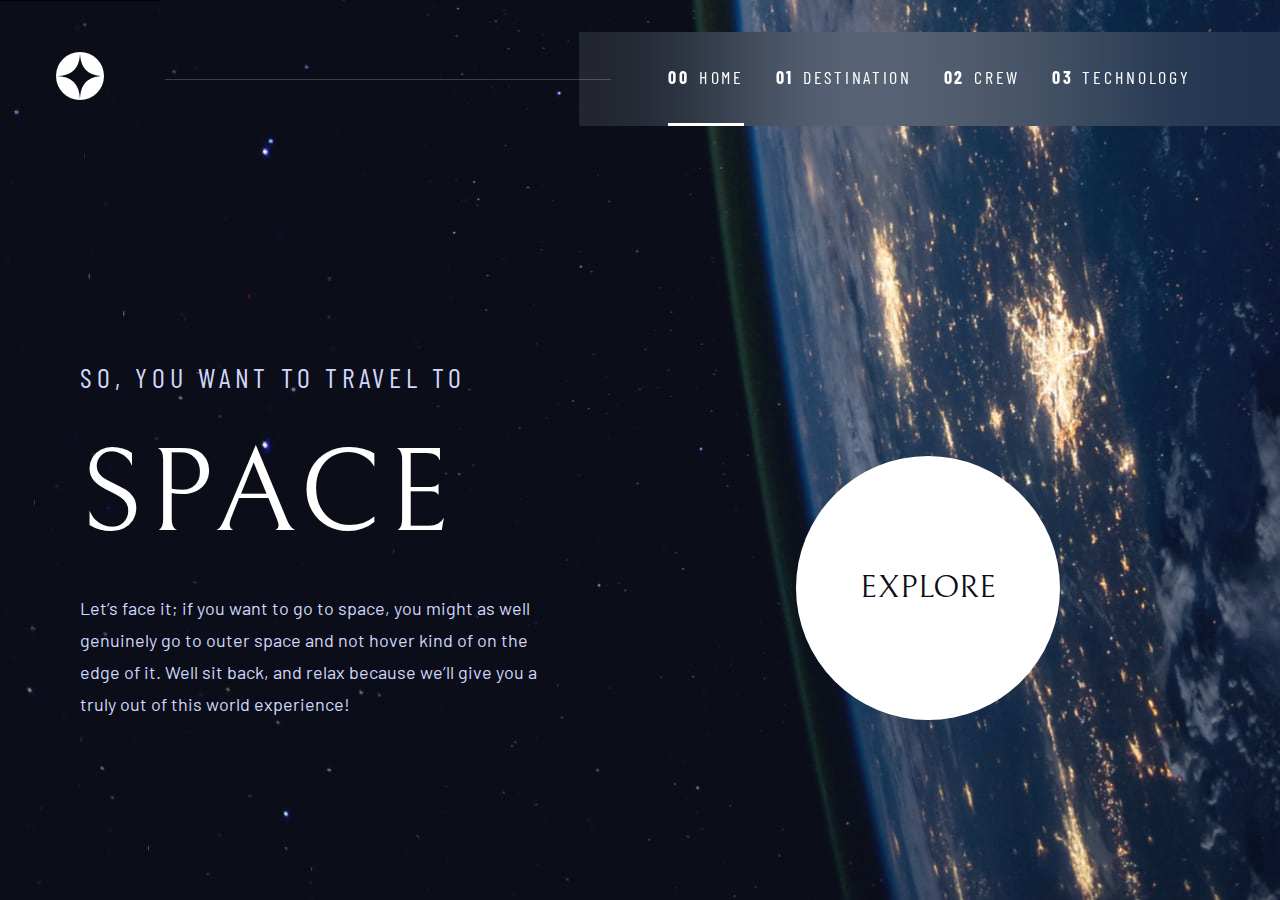
<file: index.html>
<!DOCTYPE html>
<html lang="en">
    <head>
        <meta charset="UTF-8" />
        <meta name="viewport" content="width=device-width, initial-scale=1.0" />

        <link
            rel="icon"
            type="image/png"
            sizes="32x32"
            href="./assets/favicon-32x32.png" />
        <!-- Google fonts -->
        <link rel="preconnect" href="https://fonts.googleapis.com" />
        <link rel="preconnect" href="https://fonts.gstatic.com" crossorigin />
        <link
            href="https://fonts.googleapis.com/css2?family=Barlow+Condensed:wght@400;700&family=Bellefair&family=Barlow:wght@400;700&display=swap"
            rel="stylesheet" />

        <!-- Our custom CSS -->
        <link rel="stylesheet" href="index.css" />
        <title>Frontend Mentor | Space tourism website</title>

        <script src="index.js" defer></script>
    </head>
    <body class="home">
        <a class="skip-to-content" href="#main">Skip to content</a>
        <header class="primary-header flex items-center justify-between">
            <div>
                <img
                    src="/assets/shared/logo.svg"
                    alt="space-tourism-logo"
                    class="logo" />
            </div>
            <button
                class="mobile-nav-toggle hidden"
                aria-controls="primary-navigation"
                aria-expanded="false">
                <span class="sr-only">Menu</span>
            </button>
            <nav>
                <ul
                    id="primary-navigation"
                    data-visible="false"
                    class="underline-indicators primary-navigation flex">
                    <li
                        class="uppercase active letter-spacing-md text-white ff-sans-cond">
                        <a href="/"><span aria-hidden="true">00</span>Home</a>
                    </li>
                    <li
                        class="uppercase letter-spacing-md text-white ff-sans-cond">
                        <a href="/destination.html"
                            ><span aria-hidden="true">01</span>destination</a
                        >
                    </li>
                    <li
                        class="uppercase letter-spacing-md text-white ff-sans-cond">
                        <a href="/crew-commander.html"><span aria-hidden="true">02</span>crew</a>
                    </li>
                    <li
                        class="uppercase letter-spacing-md text-white ff-sans-cond">
                        <a href="/technology.html" #
                            ><span aria-hidden="true">03</span>technology</a
                        >
                    </li>
                </ul>
            </nav>
        </header>

        <main id="main" class="grid-container grid-container--home">
            <div>
                <h1
                    class="text-accent ff-sans-cond uppercase letter-spacing-lg fs-500">
                    So, you want to travel to
                    <span class="fs-900 ff-serif text-white block big-word"
                        >Space</span
                    >
                </h1>
                <p class="text-accent fs-400" style="line-height: 32px">
                    Let’s face it; if you want to go to space, you might as well
                    genuinely go to outer space and not hover kind of on the
                    edge of it. Well sit back, and relax because we’ll give you
                    a truly out of this world experience!
                </p>
            </div>

            <div>
                <a
                    class="large-button uppercase bg-white rounded-full ff-serif text-dark"
                    href="#"
                    >Explore</a
                >
            </div>
        </main>
    </body>
</html>
</file>
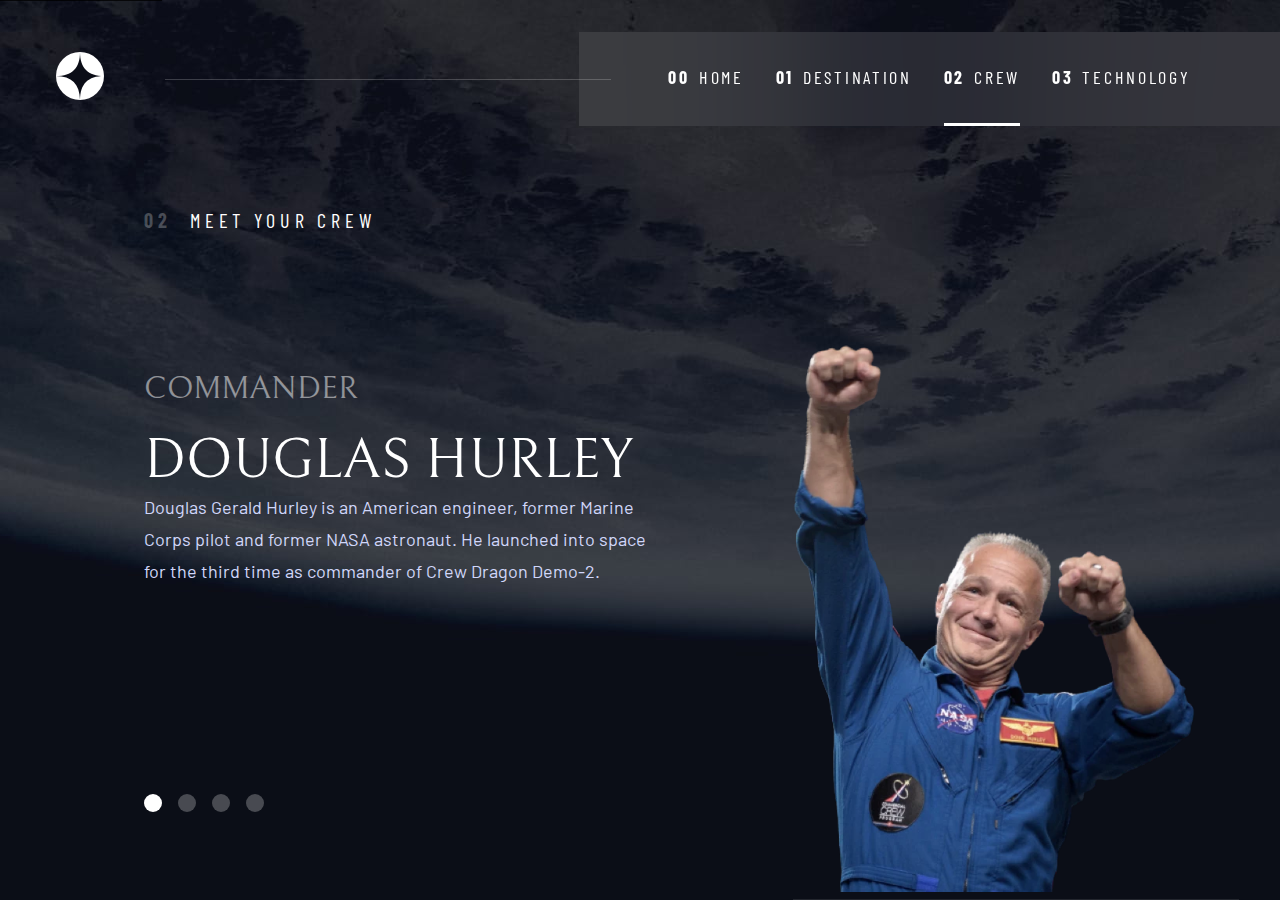
<file: crew.html>
<!DOCTYPE html>
<html lang="en">
    <head>
        <meta charset="UTF-8" />
        <meta name="viewport" content="width=device-width, initial-scale=1.0" />

        <link
            rel="icon"
            type="image/png"
            sizes="32x32"
            href="./assets/favicon-32x32.png" />
        <!-- Google fonts -->
        <link rel="preconnect" href="https://fonts.googleapis.com" />
        <link rel="preconnect" href="https://fonts.gstatic.com" crossorigin />
        <link
            href="https://fonts.googleapis.com/css2?family=Barlow+Condensed:wght@400;700&family=Bellefair&family=Barlow:wght@400;700&display=swap"
            rel="stylesheet" />

        <!-- Our custom CSS -->
        <link rel="stylesheet" href="index.css" />
        <title>Frontend Mentor | Space tourism website</title>
        <script src="tabs.js" defer></script>
        <script src="navigation.js" defer></script>
    </head>

    <body class="crew">
        <a class="skip-to-content" href="#main">Skip to content</a>
        <header class="primary-header flex items-center justify-center">
            <div>
                <img
                    src="./assets/shared/logo.svg"
                    alt="space tourism logo"
                    class="logo" />
            </div>
            <button
                class="mobile-nav-toggle hidden"
                aria-controls="primary-navigation">
                <span class="sr-only" aria-expanded="false">Menu</span>
            </button>
            <nav>
                <ul
                    id="primary-navigation"
                    data-visible="false"
                    class="primary-navigation underline-indicators flex letter-spacing-md">
                    <li>
                        <a
                            class="ff-sans-cond uppercase text-white letter-spacing-2"
                            href="index.html"
                            ><span aria-hidden="true">00</span>Home</a
                        >
                    </li>
                    <li>
                        <a
                            class="ff-sans-cond uppercase text-white letter-spacing-2"
                            href="destination.html"
                            ><span aria-hidden="true">01</span>Destination</a
                        >
                    </li>
                    <li class="active">
                        <a
                            class="ff-sans-cond uppercase text-white letter-spacing-2"
                            href="crew.html"
                            ><span aria-hidden="true">02</span>Crew</a
                        >
                    </li>
                    <li>
                        <a
                            class="ff-sans-cond uppercase text-white letter-spacing-2"
                            href="technology.html"
                            ><span aria-hidden="true">03</span>Technology</a
                        >
                    </li>
                </ul>
            </nav>
        </header>

        <main
            id="main"
            class="grid-container grid-container--crew flow text-white">
            <h1 class="numbered-title">
                <span aria-hidden="true">02</span> Meet your crew
            </h1>
            <div class="dot-indicators flex" role="tablist">
                <button
                    aria-selected="true"
                    class=" cursor-pointer"
                    role="tab"
                    aria-controls="commander-tab"
                    data-image="commander-image"
                    tabindex="0">
                    <span class="sr-only">The commander</span>
                </button>
                <button
                    aria-selected="false"
                    class="cursor-pointer"
                    role="tab"
                    aria-controls="specialist-tab"
                    data-image="specialist-image"
                    tabindex="-1">
                    <span class="sr-only">The mission specialist</span>
                </button>
                <button
                    aria-selected="false"
                    class="cursor-pointer"
                    role="tab"
                    aria-controls="pilot-tab"
                    data-image="pilot-image"
                    tabindex="-1">
                    <span class="sr-only">The pilot</span>
                </button>
                <button
                    aria-selected="false"
                    class="cursor-pointer"
                    role="tab"
                    aria-controls="engineer-tab"
                    data-image="engineer-image"
                    tabindex="-1">
                    <span class="sr-only">The engineer</span>
                </button>
            </div>
            <!-- Commander -->
            <article
                class="crew-details balance"
                id="commander-tab"
                tabindex="0"
                role="tabpanel">
                <header class="flow flow--space-small">
                    <h2 class="fs-600 ff-serif uppercase">Commander</h2>
                    <p class="fs-700 uppercase ff-serif special">
                        Douglas Hurley
                    </p>
                </header>
                <p class="text-accent">
                    Douglas Gerald Hurley is an American engineer, former Marine
                    Corps pilot and former NASA astronaut. He launched into
                    space for the third time as commander of Crew Dragon Demo-2.
                </p>
            </article>
            <!-- Crew Image -->
            <picture id="commander-image">
                <source
                    srcset="./assets/crew/image-douglas-hurley.webp"
                    type="image/webp" />
                <img
                    src="assets/crew/image-douglas-hurley.png"
                    alt="Douglas Hurley" />
            </picture>

            <!-- Specialist -->
            <article
                class="crew-details flow balance"
                hidden
                role="tabpanel"
                tabindex="0"
                id="specialist-tab">
                <header class="flow flow--space-small">
                    <h2 class="fs-600 ff-serif uppercase">
                        Mission Specialist
                    </h2>
                    <p class="fs-700 uppercase ff-serif special">
                        Mark Shuttleworth
                    </p>
                </header>
                <p class="text-accent">
                    Mark Richard Shuttleworth is the founder and CEO of
                    Canonical, the company behind the Linux-based Ubuntu
                    operating system. Shuttleworth became the first South
                    African to travel to space as a space tourist.
                </p>
            </article>
            <!-- Crew Image -->
            <picture id="specialist-image" hidden>
                <source
                    srcset="./assets/crew/image-mark-shuttleworth.webp"
                    type="image/webp" />
                <img
                    src="assets/crew/image-mark-shuttleworth.png"
                    alt="Douglas Hurley" />
            </picture>

            <!-- Pilot -->
            <article
                class="crew-details balance"
                hidden
                role="tabpanel"
                tabindex="0"
                id="pilot-tab">
                <header class="flow flow--space-small">
                    <h2 class="fs-600 ff-serif uppercase">Pilot</h2>
                    <p class="fs-700 uppercase ff-serif special">
                        Victor Glover
                    </p>
                </header>
                <p class="text-accent">
                    Pilot on the first operational flight of the SpaceX Crew
                    Dragon to the International Space Station. Glover is a
                    commander in the U.S. Navy where he pilots an F/A-18.He was
                    a crew member of Expedition 64, and served as a station
                    systems flight engineer.
                </p>
            </article>
            <!-- Crew Image -->
            <picture id="pilot-image" hidden>
                <source
                    srcset="./assets/crew/image-victor-glover.webp"
                    type="image/webp" />
                <img
                    src="assets/crew/image-victor-glover.png"
                    alt="Douglas Hurley" />
            </picture>

            <!-- Engineer -->
            <article
                class="crew-details balance"
                role="tabpanel"
                tabindex="0"
                id="engineer-tab"
                hidden>
                <header class="flow flow--space-small">
                    <h2 class="fs-600 ff-serif uppercase">Flight Engineer</h2>
                    <p class="fs-700 uppercase ff-serif special">
                        Anousheh Ansari
                    </p>
                </header>
                <p class="text-accent">
                    Anousheh Ansari is an Iranian American engineer and
                    co-founder of Prodea Systems. Ansari was the fourth
                    self-funded space tourist, the first self-funded woman to
                    fly to the ISS, and the first Iranian in space.
                </p>
            </article>
            <!-- Crew Image -->
            <picture id="engineer-image" hidden>
                <source
                    srcset="assets/crew/image-anousheh-ansari.webp"
                    type="image/webp" />
                <img
                    src="assets/crew/image-anousheh-ansari.png"
                    alt="Douglas Hurley" />
            </picture>
        </main>
    </body>
</html>
</file>
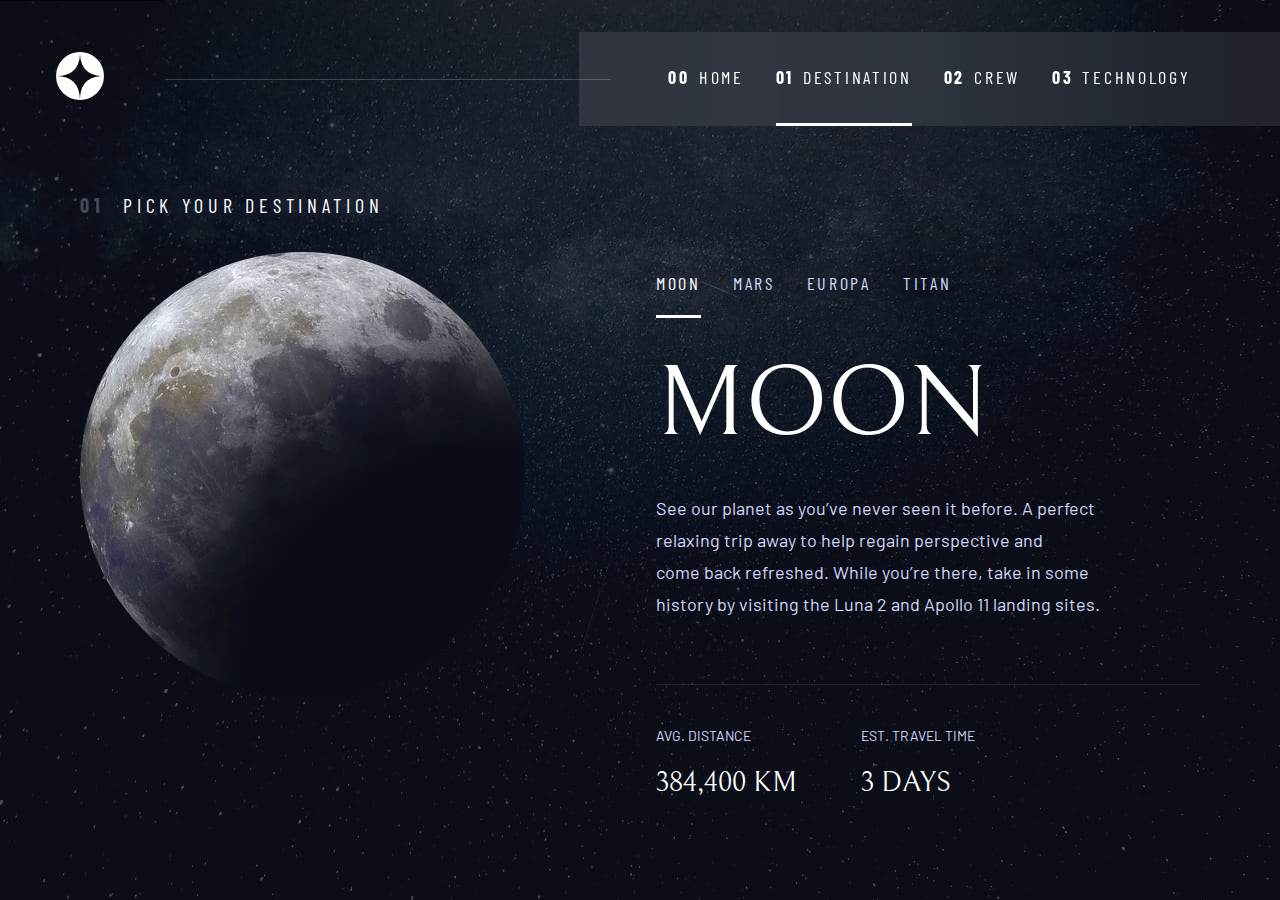
<file: destination.html>
<!DOCTYPE html>
<html lang="en">
    <head>
        <meta charset="UTF-8" />
        <meta name="viewport" content="width=device-width, initial-scale=1.0" />

        <link
            rel="icon"
            type="image/png"
            sizes="32x32"
            href="./assets/favicon-32x32.png" />
        <!-- Google fonts -->
        <link rel="preconnect" href="https://fonts.googleapis.com" />
        <link rel="preconnect" href="https://fonts.gstatic.com" crossorigin />
        <link
            href="https://fonts.googleapis.com/css2?family=Barlow+Condensed:wght@400;700&family=Bellefair&family=Barlow:wght@400;700&display=swap"
            rel="stylesheet" />

        <!-- Our custom CSS -->
        <link rel="stylesheet" href="index.css" />
        <title>Frontend Mentor | Space tourism website</title>

        <script src="navigation.js" defer></script>
        <script src="tabs.js" defer></script>
    </head>
    <body class="moon balance">
        <a class="skip-to-content" href="#main">Skip to content</a>
        <header class="primary-header flex items-center justify-between">
            <div>
                <img
                    src="/assets/shared/logo.svg"
                    alt="space-tourism-logo"
                    class="logo" />
            </div>
            <button
                class="mobile-nav-toggle hidden"
                aria-controls="primary-navigation"
                aria-expanded="false">
                <span class="sr-only">Menu</span>
            </button>
            <nav>
                <ul
                    id="primary-navigation"
                    data-visible="false"
                    class="underline-indicators primary-navigation flex">
                    <li
                        class="uppercase letter-spacing-md text-white ff-sans-cond">
                        <a href="/"><span aria-hidden="true">00</span>Home</a>
                    </li>
                    <li
                        class="uppercase active letter-spacing-md text-white ff-sans-cond">
                        <a href="/destination.html"
                            ><span aria-hidden="true">01</span>destination</a
                        >
                    </li>
                    <li
                        class="uppercase letter-spacing-md text-white ff-sans-cond">
                        <a href="/crew.html"
                            ><span aria-hidden="true">02</span>crew</a
                        >
                    </li>
                    <li
                        class="uppercase letter-spacing-md text-white ff-sans-cond">
                        <a href="/technology.html" #
                            ><span aria-hidden="true">03</span>technology</a
                        >
                    </li>
                </ul>
            </nav>
        </header>

        <main
            id="main"
            class="grid-container grid-container--destination text-white flow">
            <h1 class="numbered-title">
                <span aria-hidden="true">01</span> Pick your destination
            </h1>

            <picture id="moon-image">
                <source
                    srcset="assets/destination/image-moon.webp"
                    type="image/webp" />
                <img
                    src="assets/destination/image-moon.png"
                    alt="Earth's moon" />
            </picture>
            <picture hidden id="mars-image" >
                <source
                    srcset="assets/destination/image-mars.webp"
                    type="image/webp" />
                <img
                    src="assets/destination/image-mars.png"
                    alt="the planet mars" />
            </picture>
            <picture hidden id="europa-image" >
                <source
                    srcset="assets/destination/image-europa.webp"
                    type="image/webp" />
                <img
                    src="assets/destination/image-europa.png"
                    alt="the planet europa" />
            </picture>
            <picture hidden id="titan-image" >
                <source
                    srcset="assets/destination/image-titan.webp"
                    type="image/webp" />
                <img
                    src="assets/destination/image-titan.png"
                    alt="the moon titan" />
            </picture>

            <!-- Tabs -->
            <div class="tab-list underline-indicators flex" role="tablist">
                <button
                    aria-selected="true"
                    role="tab"
                    aria-controls="moon-tab"
                    tabindex="0"
                    class="text-accent ff-sans-cond letter-spacing-md uppercase cursor-pointer"
                    data-image="moon-image">
                    Moon
                </button>
                <button
                    aria-selected="false"
                    role="tab"
                    aria-controls="mars-tab"
                    tabindex="-1"
                    class="text-accent ff-sans-cond letter-spacing-md uppercase cursor-pointer"
                    data-image="mars-image">
                    Mars
                </button>
                <button
                    aria-selected="false"
                    role="tab"
                    aria-controls="europa-tab"
                    tabindex="-1"
                    class="text-accent ff-sans-cond letter-spacing-md uppercase cursor-pointer"
                    data-image="europa-image">
                    Europa
                </button>
                <button
                    aria-selected="false"
                    role="tab"
                    aria-controls="titan-tab"
                    tabindex="-1"
                    class="text-accent ff-sans-cond letter-spacing-md uppercase cursor-pointer"
                    data-image="titan-image">
                    Titan
                </button>
            </div>
            <!-- The moon -->
            <article
                class="destination-info flow"
                id="moon-tab"
                tabindex="0"
                role="tabpanel">
                <h2 class="fs-800 ff-serif uppercase">Moon</h2>
                <p class="text-accent">
                    See our planet as you’ve never seen it before. A perfect
                    relaxing trip away to help regain perspective and come back
                    refreshed. While you’re there, take in some history by
                    visiting the Luna 2 and Apollo 11 landing sites.
                </p>
                <div class="destination-meta flex">
                    <div>
                        <h3 class="text-accent fs-200 uppercase">
                            Avg. distance
                        </h3>
                        <p class="ff-serif uppercase">384,400 km</p>
                    </div>
                    <div>
                        <h3 class="text-accent fs-200 uppercase">
                            Est. travel time
                        </h3>
                        <p class="ff-serif uppercase">3 days</p>
                    </div>
                </div>
            </article>
            <!-- Mars -->
            <article
                class="destination-info flow"
                hidden
                id="mars-tab"
                tabindex="0"
                role="tabpanel">
                <h2 class="fs-800 ff-serif uppercase">Mars</h2>
                <p class="text-accent">
                    Don’t forget to pack your hiking boots. You’ll need them to
                    tackle Olympus Mons, the tallest planetary mountain in our
                    solar system. It’s two and a half times the size of Everest!
                </p>
                <div class="destination-meta flex">
                    <div>
                        <h3 class="text-accent fs-200 uppercase">
                            Avg. distance
                        </h3>
                        <p class="ff-serif uppercase">225 mil. km</p>
                    </div>
                    <div>
                        <h3 class="text-accent fs-200 uppercase">
                            Est. travel time
                        </h3>
                        <p class="ff-serif uppercase">9 months</p>
                    </div>
                </div>
            </article>
            <!-- Europa -->
            <article
                class="destination-info flow"
                hidden
                id="europa-tab"
                tabindex="0"
                role="tabpanel">
                <h2 class="fs-800 ff-serif uppercase">Europa</h2>
                <p class="text-accent">
                    The smallest of the four Galilean moons orbiting Jupiter,
                    Europa is a winter lover’s dream. With an icy surface, it’s
                    perfect for a bit of ice skating, curling, hockey, or simple
                    relaxation in your snug wintery cabin.
                </p>
                <div class="destination-meta flex">
                    <div>
                        <h3 class="text-accent fs-200 uppercase">
                            Avg. distance
                        </h3>
                        <p class="ff-serif uppercase">628 mil. km</p>
                    </div>
                    <div>
                        <h3 class="text-accent fs-200 uppercase">
                            Est. travel time
                        </h3>
                        <p class="ff-serif uppercase">3 years</p>
                    </div>
                </div>
            </article>
            <!-- Titan -->
            <article
                class="destination-info flow"
                hidden
                id="titan-tab"
                tabindex="0"
                role="tabpanel">
                <h2 class="fs-800 ff-serif uppercase">Titan</h2>
                <p class="text-accent">
                    The only moon known to have a dense atmosphere other than
                    Earth, Titan is a home away from home (just a few hundred
                    degrees colder!). As a bonus, you get striking views of the
                    Rings of Saturn.
                </p>
                <div class="destination-meta flex">
                    <div>
                        <h3 class="text-accent fs-200 uppercase">
                            Avg. distance
                        </h3>
                        <p class="ff-serif uppercase">1.6 bil. km</p>
                    </div>
                    <div>
                        <h3 class="text-accent fs-200 uppercase">
                            Est. travel time
                        </h3>
                        <p class="ff-serif uppercase">7 years</p>
                    </div>
                </div>
            </article>
        </main>
        <div class="footer text-accent numbered-title flex">
            <a href="/crew.html" class="first cursor-pointer"
                ><span>02</span>Meet the crew</a
            >
            <a href="/technology.html" class="cursor-pointer"
                ><span>03</span>See the tech</a
            >
        </div>
    </body>
</html>
</file>
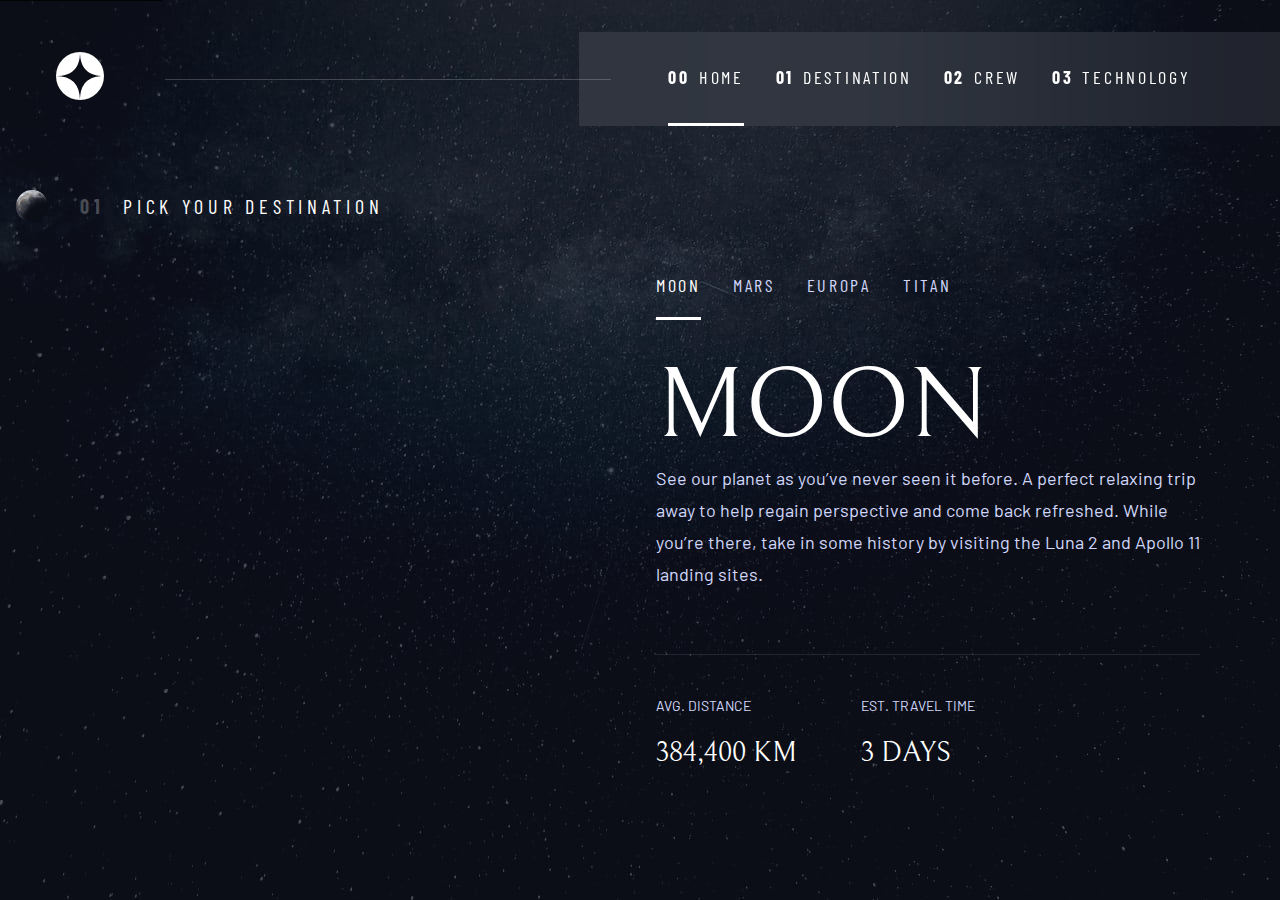
<file: destinations.html>
<!DOCTYPE html>
<html lang="en">
    <head>
        <meta charset="UTF-8" />
        <meta name="viewport" content="width=device-width, initial-scale=1.0" />

        <link
            rel="icon"
            type="image/png"
            sizes="32x32"
            href="./assets/favicon-32x32.png" />
        <!-- Google fonts -->
        <link rel="preconnect" href="https://fonts.googleapis.com" />
        <link rel="preconnect" href="https://fonts.gstatic.com" crossorigin />
        <link
            href="https://fonts.googleapis.com/css2?family=Barlow+Condensed:wght@400;700&family=Bellefair&family=Barlow:wght@400;700&display=swap"
            rel="stylesheet" />

        <!-- Our custom CSS -->
        <link rel="stylesheet" href="index.css" />
        <title>Frontend Mentor | Space tourism website</title>

        <script src="index.js" defer></script>
    </head>
    <body class="moon">
        <a class="skip-to-content" href="#main">Skip to content</a>
        <header class="primary-header flex items-center justify-between">
            <div>
                <img
                    src="/assets/shared/logo.svg"
                    alt="space-tourism-logo"
                    class="logo" />
            </div>
            <button
                class="mobile-nav-toggle hidden"
                aria-controls="primary-navigation"
                aria-expanded="false">
                <span class="sr-only">Menu</span>
            </button>
            <nav>
                <ul
                    id="primary-navigation"
                    data-visible="false"
                    class="underline-indicators primary-navigation flex">
                    <li
                        class="uppercase active letter-spacing-md text-white ff-sans-cond">
                        <a href="/"><span aria-hidden="true">00</span>Home</a>
                    </li>
                    <li
                        class="uppercase letter-spacing-md text-white ff-sans-cond">
                        <a href="#"
                            ><span aria-hidden="true">01</span>destination</a
                        >
                    </li>
                    <li
                        class="uppercase letter-spacing-md text-white ff-sans-cond">
                        <a href="#"><span aria-hidden="true">02</span>crew</a>
                    </li>
                    <li
                        class="uppercase letter-spacing-md text-white ff-sans-cond">
                        <a href="" #
                            ><span aria-hidden="true">03</span>technology</a
                        >
                    </li>
                </ul>
            </nav>
        </header>

        <main
            id="main"
            class="grid-container grid-container--destination text-white flow">
            <h1 class="numbered-title">
                <span aria-hidden="true">01</span> Pick your destination
            </h1>

            <img src="assets/destination/image-moon.png" alt="the moon" />

            <!-- Tabs -->
            <div class="tab-list underline-indicators flex">
                <button
                    aria-selected="true"
                    class="active bg-dark text-accent ff-sans-cond letter-spacing-md uppercase cursor-pointer">
                    Moon
                </button>
                <button
                    aria-selected="false"
                    class="bg-dark text-accent ff-sans-cond letter-spacing-md uppercase cursor-pointer">
                    Mars
                </button>
                <button
                    aria-selected="false"
                    class="bg-dark text-accent ff-sans-cond letter-spacing-md uppercase cursor-pointer">
                    Europa
                </button>
                <button
                    aria-selected="false"
                    class="bg-dark text-accent ff-sans-cond letter-spacing-md uppercase cursor-pointer">
                    Titan
                </button>
            </div>

            <article class="destination-info">
                <h2 class="fs-800 ff-serif uppercase">Moon</h2>
                <p class="text-accent">
                    See our planet as you’ve never seen it before. A perfect
                    relaxing trip away to help regain perspective and come back
                    refreshed. While you’re there, take in some history by
                    visiting the Luna 2 and Apollo 11 landing sites.
                </p>
                <div class="destination-meta flex">
                    <div>
                        <h3 class="text-accent fs-200 uppercase">
                            Avg. distance
                        </h3>
                        <p class="ff-serif uppercase">384,400 km</p>
                    </div>
                    <div>
                        <h3 class="text-accent fs-200 uppercase">
                            Est. travel time
                        </h3>
                        <p class="ff-serif uppercase">3 days</p>
                    </div>
                </div>
            </article>
        </main>
    </body>
</html>
</file>
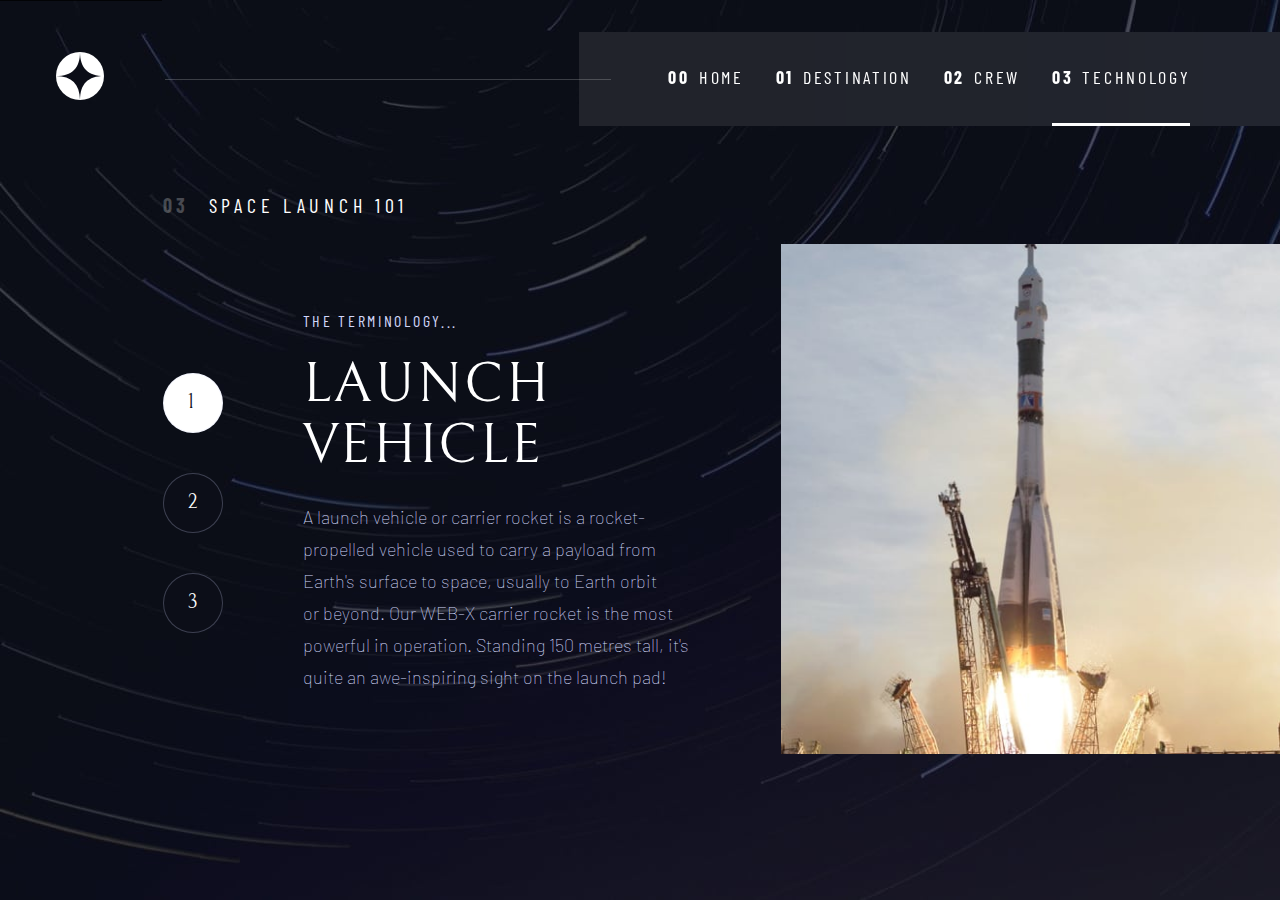
<file: technology.html>
<!DOCTYPE html>
<html lang="en">
    <head>
        <meta charset="UTF-8" />
        <meta name="viewport" content="width=device-width, initial-scale=1.0" />

        <link
            rel="icon"
            type="image/png"
            sizes="32x32"
            href="./assets/favicon-32x32.png" />
        <!-- Google fonts -->
        <link rel="preconnect" href="https://fonts.googleapis.com" />
        <link rel="preconnect" href="https://fonts.gstatic.com" crossorigin />
        <link
            href="https://fonts.googleapis.com/css2?family=Barlow+Condensed:wght@400;700&family=Bellefair&family=Barlow:wght@400;700&display=swap"
            rel="stylesheet" />

        <!-- Our custom CSS -->
        <link rel="stylesheet" href="index.css" />
        <title>Frontend Mentor | Space tourism website</title>

        <script src="navigation.js" defer></script>
        <script src="tabs.js" defer></script>
    </head>
    <body class="tech">
        <a class="skip-to-content" href="#main">Skip to content</a>
        <header class="primary-header flex items-center justify-between">
            <div>
                <img
                    src="/assets/shared/logo.svg"
                    alt="space-tourism-logo"
                    class="logo" />
            </div>
            <button
                class="mobile-nav-toggle hidden"
                aria-controls="primary-navigation"
                aria-expanded="false">
                <span class="sr-only">Menu</span>
            </button>
            <nav>
                <ul
                    id="primary-navigation"
                    data-visible="false"
                    class="underline-indicators primary-navigation flex">
                    <li
                        class="uppercase letter-spacing-md text-white ff-sans-cond">
                        <a href="/"><span aria-hidden="true">00</span>Home</a>
                    </li>
                    <li
                        class="uppercase letter-spacing-md text-white ff-sans-cond">
                        <a href="/destination.html"
                            ><span aria-hidden="true">01</span>destination</a
                        >
                    </li>
                    <li
                        class="uppercase letter-spacing-md text-white ff-sans-cond">
                        <a href="/crew.html"
                            ><span aria-hidden="true">02</span>crew</a
                        >
                    </li>
                    <li
                        class="uppercase active letter-spacing-md text-white ff-sans-cond">
                        <a href="/technology.html" #
                            ><span aria-hidden="true">03</span>technology</a
                        >
                    </li>
                </ul>
            </nav>
        </header>
        <main id="main" class="grid-container grid-container--tech text-white flow">
            <h1 class="numbered-title">
                <span aria-hidden="true">03</span>
                Space launch 101
            </h1>

            <picture id="launch-image">
                <source
                    srcset="assets/technology/image-launch-vehicle-portrait.jpg"
                    media="(min-width: 45rem)"
                    type="image/jpg" />
                <img
                    src="assets/technology/image-launch-vehicle-landscape.jpg"
                    alt="rocket launch image" />
            </picture>
            <picture id="spaceport-image" hidden>
                <source
                    srcset="assets/technology/image-spaceport-portrait.jpg"
                    media="(min-width: 45rem)"
                    type="image/jpg" />
                <img
                    src="assets/technology/image-spaceport-landscape.jpg"
                    alt="distant image of spaceport" />
            </picture>
            <picture id="capsule-image" hidden>
                <source
                    srcset="assets/technology/image-space-capsule-portrait.jpg"
                    media="(min-width: 45rem)"
                    type="image/jpg" />
                <img
                    src="assets/technology/image-space-capsule-landscape.jpg"
                    alt="space capsule in orbit" />
            </picture>

            <!-- Numbers -->

            <div class="number-indicators flex" role="tablist">
                <button
                    aria-selected="true"
                    class="cursor-pointer ff-serif grid"
                    role="tab"
                    aria-controls="launch-tab"
                    tabindex="-1"
                    data-image="launch-image">
                    1
                </button>
                <button
                    aria-selected="false"
                    class="cursor-pointer grid ff-serif"
                    role="tab"
                    aria-controls="spaceport-tab"
                    tabindex="-1"
                    data-image="spaceport-image">
                    2
                </button>
                <button
                    aria-selected="false"
                    class="cursor-pointer grid ff-serif"
                    role="tab"
                    aria-controls="capsule-tab"
                    tabindex="-1"
                    data-image="capsule-image">
                    3
                </button>
            </div>

            <article
                class="tech-info flow balance"
                id="launch-tab"
                tabindex="0"
                role="tabpanel">
                <header class="flow flow--space-small ">
                    <h2
                        class="fs-600 uppercase text-accent fs-400 ff-sans-cond letter-spacing-md">
                        the terminology...
                    </h2>
                    <p
                        class="fs-700 uppercase ff-serif special letter-spacing-md">
                        Launch vehicle
                    </p>
                </header>
                <p class="text-accent balance tech-details">
                    A launch vehicle or carrier rocket is a rocket-propelled
                    vehicle used to carry a payload from Earth's surface to
                    space, usually to Earth orbit or beyond. Our WEB-X carrier
                    rocket is the most powerful in operation. Standing 150
                    metres tall, it's quite an awe-inspiring sight on the launch
                    pad!
                </p>
            </article>
            <article
                class="tech-info flow balance"
                hidden
                id="spaceport-tab"
                tabindex="0"
                role="tabpanel">
                <header class="flow flow--space-small">
                    <h2
                        class="fs-600 uppercase text-accent fs-400 ff-sans-cond letter-spacing-md">
                        the terminology...
                    </h2>
                    <p
                        class="fs-700 uppercase ff-serif special letter-spacing-md">
                        SPACEPORT
                    </p>
                </header>
                <p class="text-accent balance tech-details">
                    A spaceport or cosmodrome is a site for launching (or
                    receiving) spacecraft, by analogy to the seaport for ships
                    or airport for aircraft. Based in the famous Cape Canaveral,
                    our spaceport is ideally situated to take advantage of the
                    Earth’s rotation for launch.
                </p>
            </article>
            <article
                class="tech-info flow balance"
                hidden
                id="capsule-tab"
                tabindex="0"
                role="tabpanel">
                <header class="flow flow--space-small">
                    <h2
                        class="fs-600 uppercase text-accent fs-400 ff-sans-cond letter-spacing-md">
                        the terminology...
                    </h2>
                    <p
                        class="fs-700 uppercase ff-serif special letter-spacing-md">
                        Space capsule
                    </p>
                </header>
                <p class="text-accent balance tech-details">
                    A space capsule is an often-crewed spacecraft that uses a
                    blunt-body reentry capsule to reenter the Earth's atmosphere
                    without wings. Our capsule is where you'll spend your time
                    during the flight. It includes a space gym, cinema, and
                    plenty of other activities to keep you entertained.
                </p>
            </article>
        </main>
        <div class="footer text-accent numbered-title flex">
            <a href="#"><span>04</span>Start your journey today</a>
        </div>
    </body>
</html>
</file>
<file: index.css>
/* ------------------ */
/* Custom Properties  */
/* ------------------ */
:root {
    /* Font Size - Mobile */
    /* Design Font in Pixels Divided by 16(1rem).... 100 / 16 = 9.375 -- 125 / 16 = 6.25*/
    /* FS-900(mimics font-weight syntax, larger number is "heavier" text as-in greater font-size... */
    --fs-900: clamp(5rem, 8vw + 1rem, 9.375rem);
    --fs-800: 3.5rem;
    --fs-700: 1.5rem;
    --fs-600: 1rem;
    --fs-500: 1.75rem;
    --fs-400: 0.9375rem;
    --fs-300: 1rem;
    --fs-200: 0.875rem;

    /* Colors */
    --clr-dark: 230 35% 7%;
    --clr-white: 0 0% 100%;
    --clr-light: 231 79% 90%;

    /* Font-Families */
    --ff-serif: "Bellefair", serif;
    --ff-sans-cond: "Barlow Condensed", sans-serif;
    --ff-sans-normal: "Barlow", sans-serif;
}

@media (width >= 35em) {
    /* font-sizes - Tablet*/
    :root {
        --fs-800: 5rem;
        --fs-700: 2.5rem;
        --fs-600: 1.5rem;
        --fs-500: 1.75rem;
        --fs-400: 1rem;
    }
}

@media (width >= 45em) {
    /* font-sizes - Desktop */
    :root {
        --fs-800: 6.25rem;
        --fs-700: 3.5rem;
        --fs-600: 2rem;
        --fs-500: 1.75rem;
        --fs-400: 1.125rem;
    }
}

@keyframes opacityAnimation {
    0% {
        opacity: 0;
    }

    50% {
        opacity: 0.5;
    }

    100% {
        opacity: 1;
    }
}

@keyframes fade-out-animation {
    100% {
        opacity: 0;
    }
    50% {
        opacity: 0.5;
    }

    0% {
        opacity: 1;
    }
}

@keyframes rotateAnimate {
    0% {
        transform: rotate(0deg);
    }

    50% {
        transform: rotate(180deg);
    }

    100% {
        transform: rotate(360deg);
    }
}

/* ---------------------------- */
/* Reset                        */
/* ---------------------------- */

/* Box Sizing */
*,
*::before,
*::after {
    box-sizing: border-box;
}

/* Reset margins */
body,
h1,
h2,
h3,
h4,
h5,
h6,
p,
figure,
picture {
    margin: 0;
}

h1,
h2,
h3,
h4,
h5,
h6,
p {
    font-weight: 400;
}

/* Reset tag decorations and styles */
a {
    text-decoration: none;
    color: inherit;
}

ul {
    list-style: none;
}

/* Set up the body */
body {
    font-family: var(--ff-sans-normal);
    font-size: var(--fs-400);
    background-color: hsl(var(--clr-dark));
    line-height: 1.5;
    min-height: 100vh;
    text-rendering: optimizeSpeed;
    display: grid;
    grid-template-rows: min-content 1fr;
    background-position: bottom center;
    overflow-x: hidden;
    scrollbar-gutter: stable;
}

/* make images easier to work with */

img,
picture {
    max-width: 100%;
}

/* make form elements easier to work with */

input,
button,
textarea,
select {
    font: inherit;
    color: inherit;
}

/* Remove animations */
@media (prefers-reduced-motion: reduce) {
    *,
    *::before,
    *::after {
        animation-duration: 0.01ms !important;
        animation-iteration-count: 1 !important;
        transition-duration: 0.01ms !important;
        scroll-behavior: auto !important;
    }
}

/* General Utility Classes */

.fadeOut {
    visibility: hidden;
    opacity: 0;
    transition: visibility 0s 2s, opacity 2s linear;
}

.flex {
    display: flex;
    gap: var(
        --gap,
        1rem
    ); /* Sets gap to a custom variable with a default of 1rem; */
}

.grid {
    display: grid;
    gap: var(--gap, 1rem);
}

.block {
    display: block;
}

.hidden {
    display: none;
}

.items-center {
    align-items: center;
}

.justify-center {
    justify-content: center;
}

.justify-between {
    justify-content: space-between;
}

.justify-around {
    justify-content: space-around;
}

.flow > *:where(:not(:first-child)) {
    margin-top: var(--flow-space, 1rem);
}

.flow--space-small {
    --flow-space: 1.5rem;
}

.container {
    padding-inline: 2em; /* Logical inline, puts padding only on left and right */
    margin-inline: auto; /* Logical inline, puts margin only on left and right */
    max-width: 80rem;
}

/* Screen Reader Only Utility */
.sr-only {
    position: absolute;
    width: 1px;
    height: 1px;
    padding: 0;
    margin: -1px;
    overflow: hidden;
    clip: rect(0, 0, 0, 0);
    white-space: nowrap;
    border: 0;
}

.skip-to-content {
    position: absolute;
    z-index: 10000;
    background: hsl(var(--clr-white));
    color: (hsl(var(--clr-dark)));
    padding: 0.5em 1em;
    margin-inline: auto;
    transform: translateY(-105%);
    transition: transform 300ms cubic-bezier(0.175, 0.885, 0.32, 1.275);
    outline: 3px solid black;
    color: blue;
}

.skip-to-content:focus {
    transform: translateY(0%);
}

/* Typography */

.ff-serif {
    font-family: var(--ff-serif);
}
.ff-sans-cond {
    font-family: var(--ff-sans-cond);
}
.ff-sans-normal {
    font-family: var(--ff-sans-normal);
}

.letter-spacing-sm {
    letter-spacing: 2.35px;
}
.letter-spacing-md {
    letter-spacing: 2.7px;
}
.letter-spacing-lg {
    letter-spacing: 4.75px;
}

.uppercase {
    text-transform: uppercase;
}

.fs-900 {
    font-size: var(--fs-900);
}

.fs-800 {
    font-size: var(--fs-800);
}

.fs-700 {
    font-size: var(--fs-700);
}

.fs-600 {
    font-size: var(--fs-600);
}

.fs-500 {
    font-size: var(--fs-500);
}

.fs-400 {
    font-size: var(--fs-400);
}

.fs-300 {
    font-size: var(--fs-300);
}

.fs-200 {
    font-size: var(--fs-200);
}

.fs-900,
.fs-800,
.fs-700,
.fs-600 {
    line-height: 1.1;
}

.balance {
    text-wrap: balance;
}

/* Color Utils  */

.bg-dark {
    background-color: hsl(var(--clr-dark));
}

.bg-white {
    background-color: hsl(var(--clr-white));
}

.bg-accent {
    background-color: hsl(var(--clr-light));
}

.text-dark {
    color: hsl(var(--clr-dark));
}

.text-white {
    color: hsl(var(--clr-white));
}

.text-accent {
    color: hsl(var(--clr-light));
}

/* Element Utilities */

.rounded-full {
    border-radius: 9999px;
}

.cursor-pointer {
    cursor: pointer;
}
/* Numbered Titles */

.numbered-title {
    font-family: var(--ff-sans-cond);
    letter-spacing: 4.72px;
    line-height: auto;
    font-size: var(--fs-500);
    text-transform: uppercase;
}

.numbered-title span {
    margin-right: 0.5em;
    font-weight: 700;
    color: hsl(var(--clr-white) / 0.25);
}

/* ?------------------ */
/* ?   Components      */
/* ?------------------ */

.large-button {
    font-size: 2rem;
    padding: 0 2em;
    position: relative;
    display: inline-grid;
    place-items: center;
    z-index: 1;
    outline: none;
    /* Aspect Ratio replaces height/width with a fraction.  1 = 1/1  */
    aspect-ratio: 1;
}

.large-button::after {
    content: "";
    position: absolute;
    width: 100%;
    height: 100%;
    background-color: hsl(var(--clr-light) / 0.15);
    border-radius: 50%;
    z-index: -1;
    opacity: 0;
    transition: opacity 300ms linear, transform 500ms ease-in-out;
    /* Causes an animated "glow" effect using the opacity */
    /* transition: opacity 350ms linear, transform 500ms ease-in-out; */
}

.large-button:hover::after,
.large-button:focus::after {
    transform: scale(1.5);
    opacity: 1;
}

.big-word {
    padding-block: 2rem;
}

/* ?----------------------------- */
/* ? Primary Navigation Component */
/* ?----------------------------- */

.logo {
    margin: 2rem clamp(1.5rem, 5vw, 3.5rem);
}

.primary-navigation {
    position: relative;
    --gap: 4rem clamp(2rem, 50vw, 2rem);
    --underline-gap: 2rem;
    padding-inline: 3rem;
    margin: 0;
    background-color: hsl(var(--clr-dark) / 0.95);
}

.primary-navigation a > span {
    margin-right: 0.5em;
    font-weight: 700;
}

@supports (backdrop-filter: blur(4rem)) or (-webkit-backdrop-filter: blur(4rem)) {
    .primary-navigation {
        background-color: hsl(var(--clr-white) / 0.09);
        backdrop-filter: blur(5rem);
    }
}

@media (width <= 35rem) {
    .primary-navigation {
        --underline-gap: 1rem;
        flex-direction: column;
        position: fixed;
        z-index: 1000;
        inset: 0 0 0 28%;
        padding: min(20rem, 15vh) 2rem;
        margin: 0;
        font-size: var(--fs-600);
        transform: translateX(100%);
        transition: transform 500ms cubic-bezier(0.075, 0.82, 0.165, 1);
    }

    .primary-navigation.underline-indicators > .active {
        border: 0;
    }

    .large-button {
        padding: 0 0.8em;
    }

    .primary-navigation[data-visible="true"] {
        transform: translateX(0%);
        transition: transform 500ms cubic-bezier(0.075, 0.82, 0.165, 1);
    }

    .mobile-nav-toggle {
        display: block;
        position: absolute;
        top: 2rem;
        right: 1rem;
        z-index: 1001;
        background: url(/assets/shared/icon-hamburger.svg) no-repeat center
            center transparent;
        aspect-ratio: 1;
        width: 1.5rem;
        border: none;
        cursor: pointer;
    }

    .mobile-nav-toggle:focus-visible {
        outline: 2px solid lightblue !important;
    }
}

@media (width >= 35em) {
    .primary-navigation {
        padding-inline: clamp(3rem, 7vw, 9rem);
    }
}

@media (35em <= width <= 45em) {
    .primary-navigation a > span {
        display: none;
    }
}

@media (width >= 45em) {
    .primary-header::before {
        content: "";
        display: flex;
        position: relative;
        width: 100%;
        height: 1px;
        z-index: 1;
        background: hsl(var(--clr-white) / 0.2);
        margin-left: 2.3rem;
        order: 1;
    }

    nav {
        margin-left: -3rem;
        order: 2;
    }

    .primary-navigation {
        margin-block: 2rem;
    }
}

.underline-indicators > * {
    padding: var(--underline-gap, 1em) 0;
    border: 0;
    border-bottom: 0.2rem solid hsl(var(--clr-white) / 0);
}

.underline-indicators > *:hover,
.underline-indicators > *:focus {
    border-color: hsl(var(--clr-white) / 0.5);
}

.underline-indicators > .active,
.underline-indicators > [aria-selected="true"] {
    color: hsl(var(--clr-white) / 1);
    border-color: hsl(var(--clr-white) / 1);
}

.tab-list {
    --gap: 2.5rem;
}

.dot-indicators > * {
    border-radius: 50%;
    border: none;
    display: flex;
    background-color: hsl(var(--clr-white) / 0.25);
    aspect-ratio: 1;
    padding: 0.5em;
}

.dot-indicators > *:hover,
.dot-indicators > *:focus {
    background-color: hsl(var(--clr-white) / 0.5);
}

.dot-indicators > [aria-selected="true"],
.dot-indicators > *.active {
    background-color: hsl(var(--clr-white) / 1);
}

.number-indicators > * {
    padding: 0 1.5rem;
    background-color: hsl(var(--clr-dark));
    place-items: center;
    border: 1px solid hsl(var(--clr-light) / 0.25);
    aspect-ratio: 1;
    display: flex;
    border-radius: 50%;
    font-size: 1.25rem;
}

.number-indicators > *:hover,
.number-indicators > *:focus {
    border: 1px solid;
    border-color: hsl(var(--clr-white) / 0.5);
}

.number-indicators > [aria-selected="true"] {
    background-color: hsl(var(--clr-white) / 1);
    color: hsl(var(--clr-dark) / 1);
}

/* ?-------------------------- */
/* ? Page Specific backgrounds */
/* ?-------------------------- */

body {
    background-position: bottom center;
    background-repeat: no-repeat;
    background-size: cover;
}

.home {
    background-image: url(/assets/home/background-home-mobile.jpg);
}

.moon {
    background-image: url(/assets/destination/background-destination-mobile.jpg);
}

.crew {
    background-image: url(/assets/crew/background-crew-mobile.jpg);
}

.tech {
    background-image: url(/assets/technology/background-technology-mobile.jpg);
}

@media (width >= 376px) {
    .home {
        background-image: url(/assets/home/background-home-tablet.jpg);
        background-position: center center;
    }

    .moon {
        background-image: url(/assets/destination/background-destination-tablet.jpg);
        background-position: center center;
    }

    .crew {
        background-image: url(/assets/crew/background-crew-tablet.jpg);
        background-position: center center;
    }

    .tech {
        background-image: url(/assets/technology/background-technology-tablet.jpg);
        background-position: center center;
    }
}

@media (width >= 768px) {
    .home {
        background-image: url(/assets/home/background-home-desktop.jpg);
    }

    .moon {
        background-image: url(/assets/destination/background-destination-desktop.jpg);
    }

    .crew {
        background-image: url(/assets/crew/background-crew-desktop.jpg);
    }

    .tech {
        background-image: url(/assets/technology/background-technology-desktop.jpg);
    }
}

/* ?------------------------- */
/* ?        Layout            */
/* ?------------------------- */

.grid-container {
    display: grid;
    text-align: center;
    place-items: center;
    padding-inline: 1rem;
    padding-bottom: 4rem;
    /* animation: opacityAnimation 600ms linear 0ms; */
}

.grid-container > article {
    /* animation: opacityAnimation 0.5s linear 0s; */
}

.grid-container > picture {
    /* animation: opacityAnimation 0.5s linear 0s; */
}

.grid-container p:not([class]) {
    max-width: 50ch;
    outline: 1px solid green;
}

main > .numbered-title {
    grid-area: title;
}

/* Destination Layout */

.grid-container--destination {
    --flow-space: 2rem;
    grid-template-areas:
        "title"
        "image"
        "tabs"
        "content";
    opacity: 1;
    /* animation: opacityAnimation 600ms linear 0ms; */
}

.grid-container--destination > picture {
    grid-area: image;
    max-width: 60%;
    align-self: start;
    /* animation: opacityAnimation 0.5s, rotateAnimate 60s linear infinite; */
}

.grid-container--destination > .tab-list {
    grid-area: tabs;
    gap: 2rem;
}

.grid-container--destination > .tab-list * {
    background-color: transparent;
}

.grid-container--destination > .destination-info {
    grid-area: content;
}

.destination-info > p {
    line-height: 25px;
}

.destination-meta {
    flex-direction: column;
    border-top: 1px solid hsl(var(--clr-white) / 0.1);
    padding-top: 2rem;
    margin-top: 4rem;
}

.destination-meta div * {
    padding: 0.5rem 0;
}

.destination-meta p {
    font-size: var(--fs-500);
}

/* Crew Layout */

/* Mobile */

.grid-container--crew {
    --flow-space: 2rem;
    grid-template-areas:
        "title"
        "image"
        "tabs"
        "content";
}

.grid-container--crew > picture {
    grid-area: image;
    place-content: center;
    max-width: 100%;
    border-bottom: 1px solid hsl(var(--clr-white) / 0.1);
}

.grid-container--crew > picture > img {
    max-width: 60%;
    margin: auto;
    align-self: start;
}

.grid-container--crew > .dot-indicators {
    grid-area: tabs;
    place-content: center;
}

.grid-container--crew > .crew-details {
    grid-area: content;
}

.crew-details > p {
    line-height: 25px;
}

.numbered-title {
    font-size: 1rem;
}

.crew-details {
    flex-direction: column;
}

.crew-details h2 {
    opacity: 50%;
}

/*? Media Queries for Layouts ?*/

/* Tablet screens */

@media (width >= 35em) {
    .numbered-title {
        justify-self: start;
        margin-block-start: 2rem;
    }

    .destination-meta {
        flex-direction: row;
        justify-content: space-evenly;
    }

    .destination-info > p {
        line-height: 28px;
    }

    .grid-container--crew {
        padding-bottom: 0;
        grid-template-areas:
            "title"
            "content"
            "tabs"
            "image";
    }

    .numbered-title {
        font-size: 1.25rem;
    }

    .grid-container--crew > picture {
        align-self: end;
    }

    .grid-container--crew picture img {
        max-width: 80%;
    }
}

/* Large Screens */

@media (width >= 45rem) {
    .grid-container {
        text-align: left;
        column-gap: var(--container-gap, 2rem);
        grid-template-columns: minmax(2rem, 1fr) repeat(2, minmax(0, 40rem)) minmax(
                2rem,
                1fr
            );
    }

    .grid-container--home {
        padding-bottom: max(6rem, 20vh);
        align-items: end;
    }

    .grid-container--home > *:first-child {
        grid-column: 2;
    }

    .grid-container--home > *:last-child {
        grid-column: 3;
    }

    .grid-container div p {
        padding-right: 4rem;
    }

    .grid-container--destination {
        align-content: start;
        justify-items: start;
        grid-template-areas:
            ". title title ."
            ". image tabs ."
            ". image content .";
    }

    .grid-container--destination > picture {
        max-width: 90%;
    }

    .destination-info > p {
        line-height: 32px;
    }

    .destination-meta {
        --gap: min(4vw, 6rem;);
        justify-content: start;
    }

    .grid-container--crew {
        justify-content: start;
        grid-template-columns:
            minmax(1rem, 1fr) minmax(0, 37rem) minmax(0, 23rem)
            minmax(1rem, 1fr);
        grid-template-areas:
            ". title title ."
            ". content image ."
            ". tabs image .";
    }

    .crew-details > p {
        line-height: 32px;
    }

    .crew-details > .special {
        line-height: 4rem;
    }

    .grid-container--crew > .dot-indicators {
        justify-self: start;
    }

    .grid-container--crew > picture {
        grid-column: span 2;
        max-width: 90%;
        align-self: end;
    }

    .grid-container--crew > picture > img {
        max-width: 90%;
    }

    .grid-container--tech > picture {
        max-width: 90%;
        align-self: end;
    }

    /* .grid-container--tech > picture > img {
        max-width: 90%;
    } */

    .grid-container--tech > .tech-details {
        font-size: 2rem;
    }
}

/* Technology Layout */
/* Mobile */

.grid-container--tech {
    grid-template-areas:
        "title"
        "image"
        "tabs"
        "content";
    --flow-space: 2rem;
    padding-inline: 0;
}

.grid-container--tech .numbered-title {
    grid-area: title;
}

.grid-container--tech .number-indicators {
    grid-area: tabs;
}

.grid-container--tech .tech-info {
    grid-area: content;
}

.grid-container--tech picture {
    grid-area: image;
}

.number-indicators {
    gap: 2rem;
}

.tech-details {
    line-height: 1.5625rem;
}

.grid-container--tech > .tech-info[aria-selected="true"] {
    opacity: 0;
}

@media (width >= 35rem) {
    .number-indicators {
        gap: 1rem;
    }

    .tech-details {
        line-height: 1.75rem;
    }
}

@media (width >= 45rem) {
    .grid-container--tech {
        --flow-space: 1.5rem;
        justify-content: start;
        align-content: start;
        padding-inline: 0;
        grid-template-columns:
            minmax(1rem, 1fr) min-content minmax(min-content, 3fr)
            minmax(0, 3fr) minmax(2rem, 1fr);
        grid-template-areas:
            ". title title title ."
            ". tabs content image image";
    }

    .number-indicators {
        flex-direction: column;
        margin-right: auto;
        padding-right: 3rem;
        gap: 2.5rem;
    }

    .tech-info > header > h2 {
        font-size: 1rem;
    }

    .tech-info > p {
        font-size: 1.125rem;
        line-height: 32px;
        font-weight: lighter;
    }

    .grid-container--tech > picture {
        margin-left: auto;
    }
}

/* Footer Nav Mobile */
.footer {
    width: 100%;
    justify-content: space-evenly;
    margin: 0 auto;
    font-size: 0.9rem;
    padding-bottom: 4px;
    gap: 4rem;
    letter-spacing: 2px;
    border-bottom: solid 2px #eee;
}

.footer::after {
    content: "";
    display: flex;
    position: absolute;
    width: 100%;
    height: 1px;
    z-index: 1;
    background: hsl(var(--clr-white) / 0.2);
    margin: 0 auto;
}

@media screen and (width >= 35rem) {
    .footer {
        display: none;
    }
}



/* Add these styles to your existing CSS file */

.fade-in {
    opacity: 1;
    transition: opacity 500ms ease-in; /* Adjust the duration and easing as needed */
}

.fade-out {
    opacity: 1;
    transition: opacity 500ms ease-in; /* Adjust the duration and easing as needed */
}
</file>
